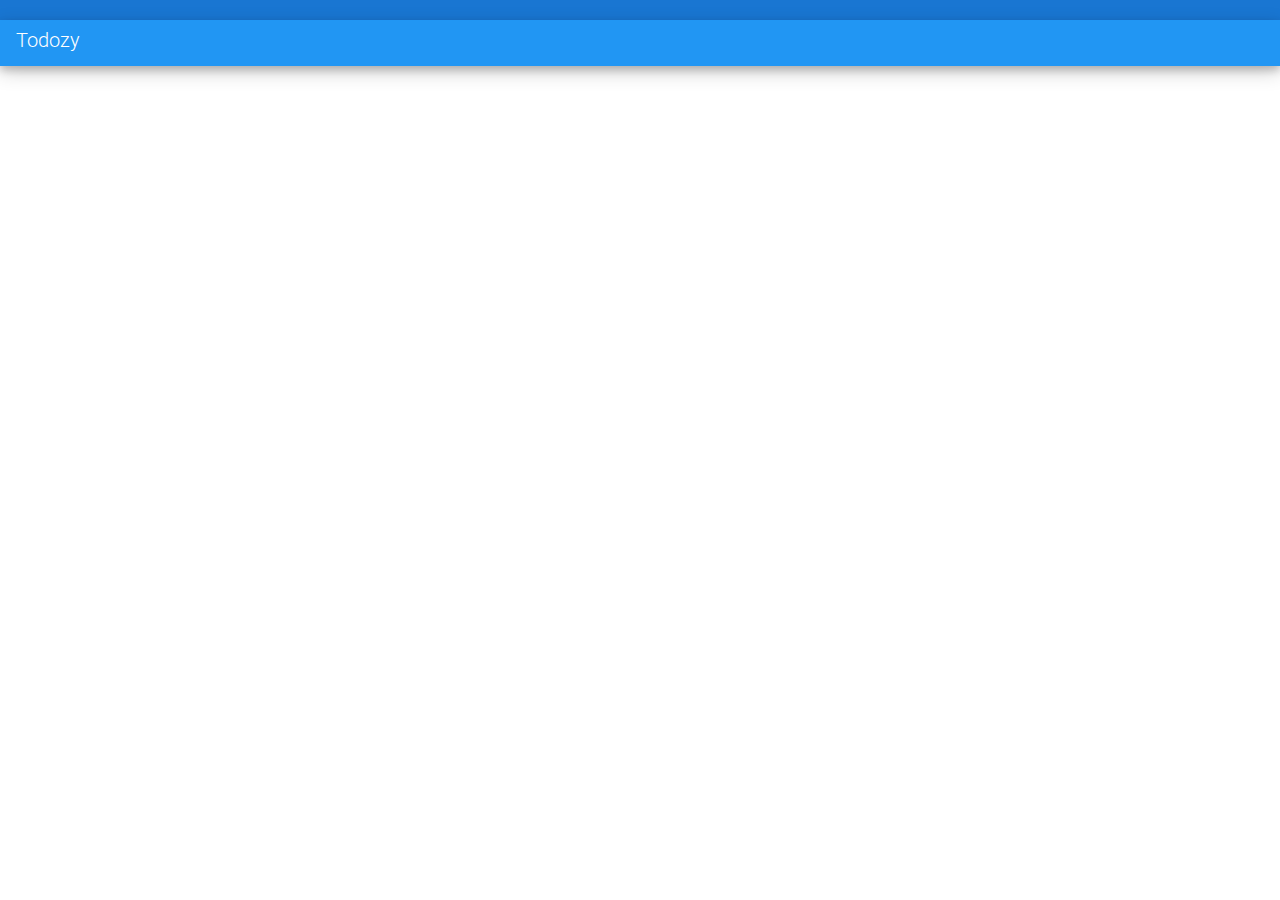
<file: designs/2018/2018-08-08 web-todozy-appbar/index.html>
<!DOCTYPE html>
<html>

<head>
    <meta charset="utf-8" />
    <meta http-equiv="X-UA-Compatible" content="IE=edge">
    <title>Todozy</title>
    <meta name="viewport" content="width=device-width, initial-scale=1">
    <link rel="stylesheet" type="text/css" media="screen" href="index.css" />
</head>

<body>

    <header class="appbar">
        <div class="statusbar"></div>
        <div class="toolbar">
            <h1 class="title">Todozy</h1>
        </div>
    </header>

</body>

</html>
</file>
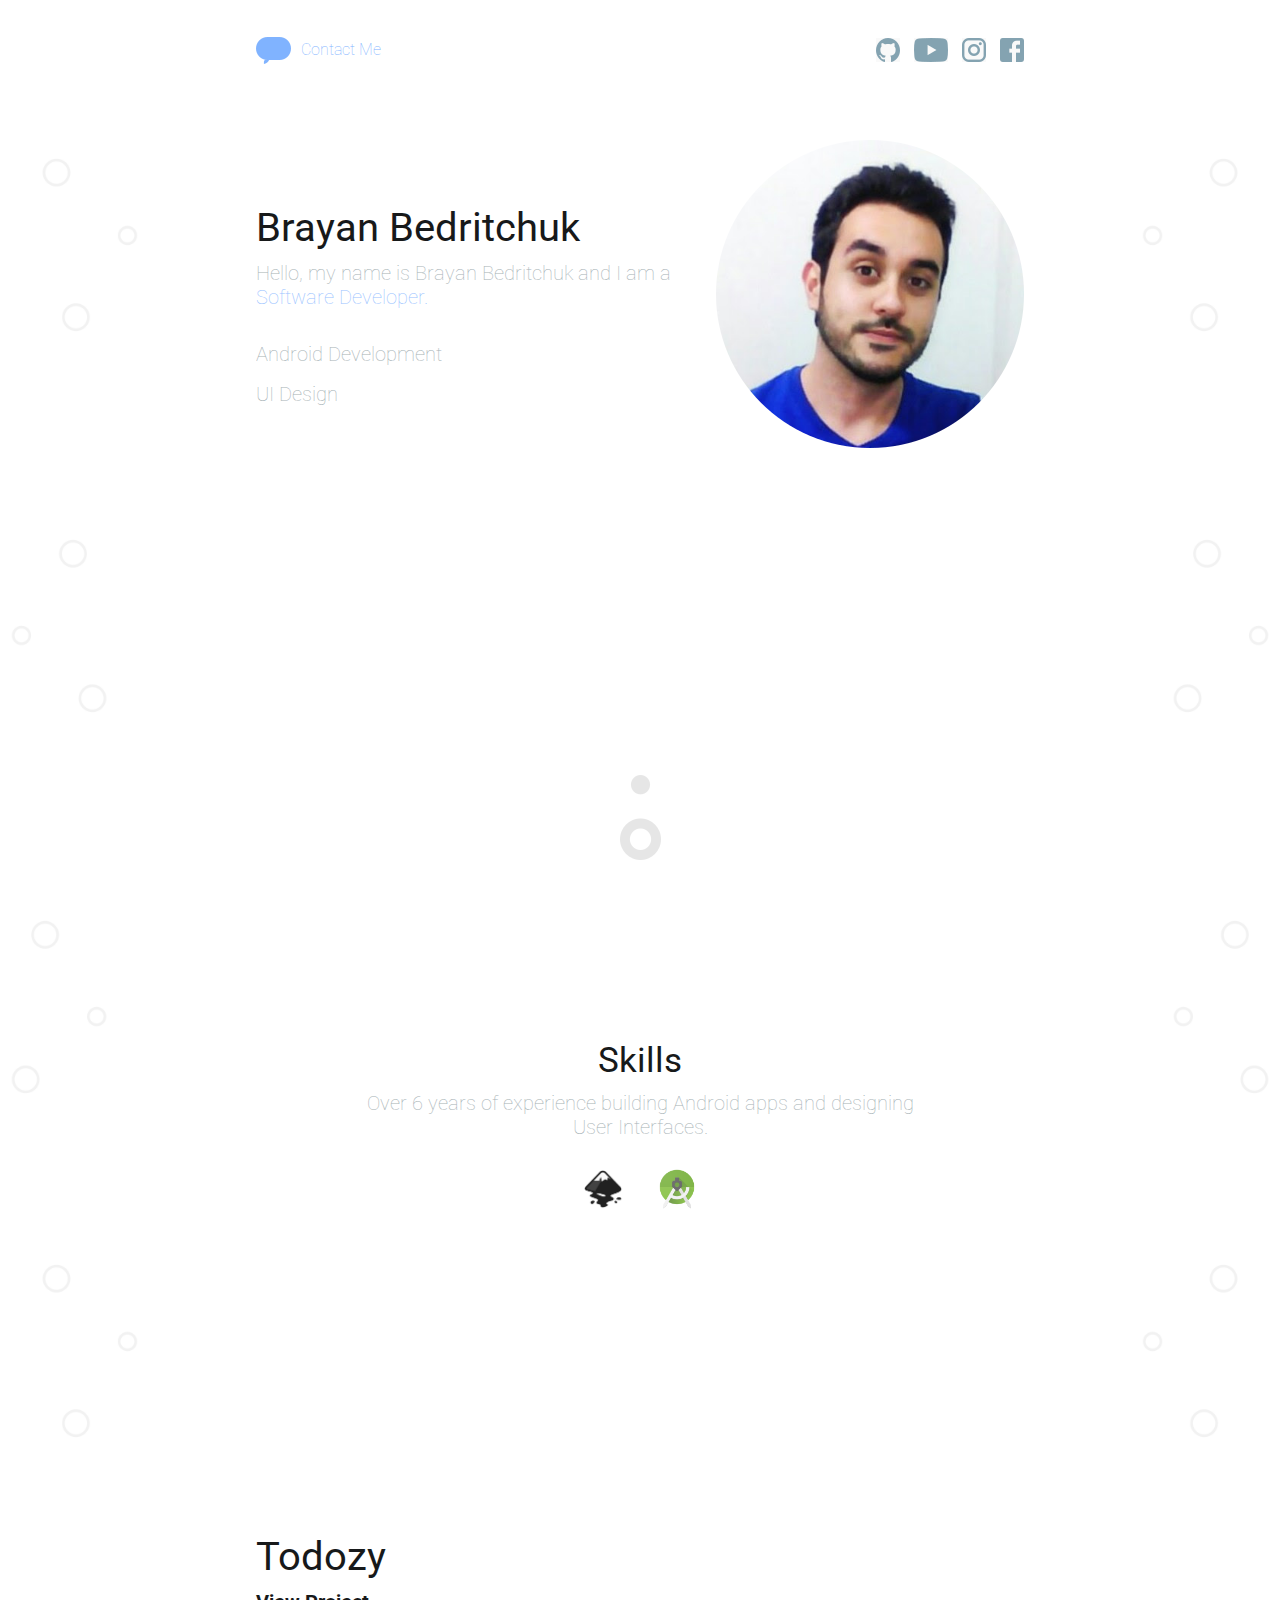
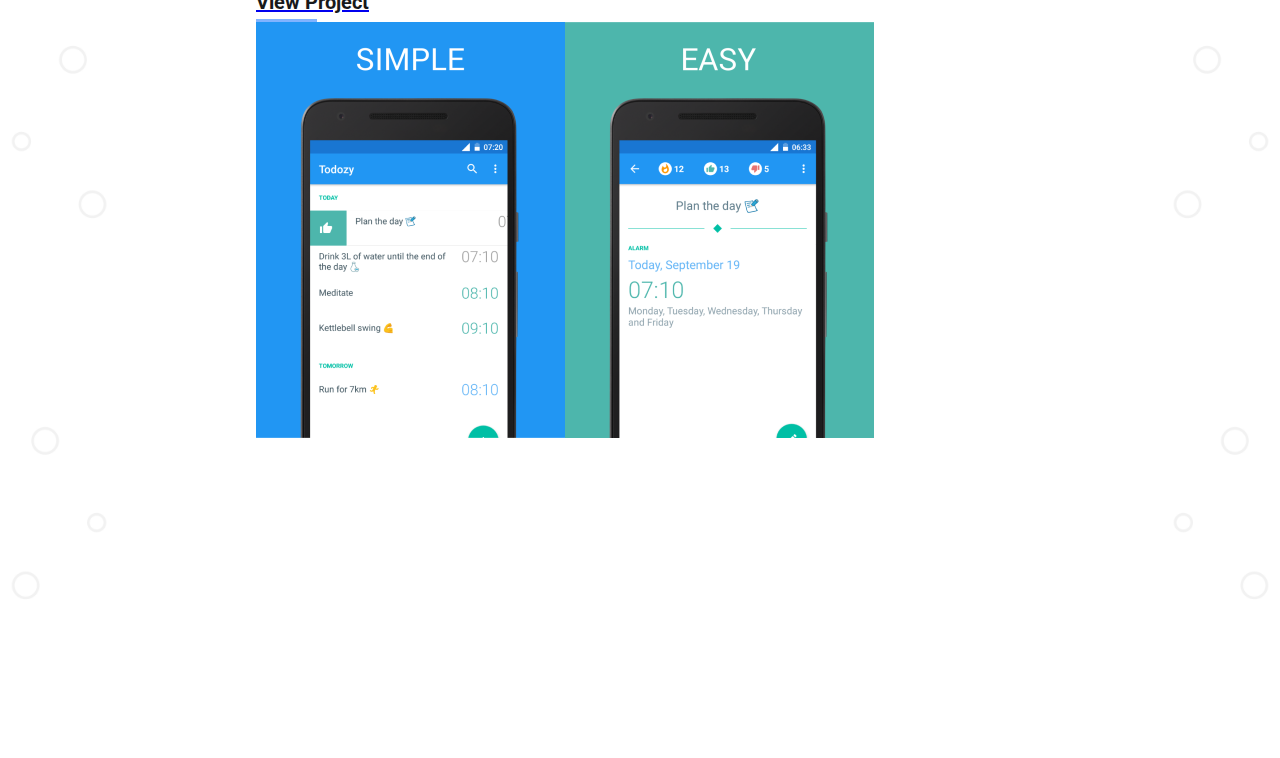
<file: tutorials/caler-edwards/2018-07-30 web-portfolio/index.html>
<html lang="en">
<head>
    <meta charset="UTF-8">
    <meta name="viewport" content="width=device-width, initial-scale=1.0">
    <meta http-equiv="X-UA-Compatible" content="ie=edge">
    <title>Portfolio</title>
    <link rel="stylesheet" href="main.css">
</head>
<body>
    <nav>
        <div class="contactMe">
            <a href="#"><img src="images/chat-blue.png" alt="chat logo">Contact Me</a>
        </div>
        <div class="navIcons">
            <a href="#"><img src="images/github-blue-grey.png" alt="github logo"></a>
            <a href="#"><img src="images/youtube-blue-grey.png" alt="youtube logo"></a>
            <a href="#"><img src="images/instagram-blue-grey.png" alt="instagram logo"></a>
            <a href="#"><img src="images/facebook-blue-grey.png" alt="facebook logo"></a>
        </div>
    </nav>

    <section class="landing">
        <div class="landingWrapper">

            <div class="landingLeft">
                <h1>Brayan Bedritchuk</h1>
                <p>Hello, my name is Brayan Bedritchuk and I am a <span class="blue">Software Developer.</span></p>
                <ul>
                    <li><p>Android Development</p></li>
                    <li><p>UI Design</p></li>
                </ul>
            </div>

            <div class="landingRight">
                <img src="images/face-image.png" alt="Brayan Bedritchuk">
            </div>
        </div>
        <img src="images/scroll.png" alt="scroll down" class="scroll">
    </section>

    <section class="skills">
        <h2>Skills</h2>
        <p>Over 6 years of experience building Android apps and designing<br> User Interfaces.</p>

        <div class="softwares">
            <img src="images/inkscape.png" alt="inkscape icon">
            <img src="images/android-studio.png" alt="andorid studio icon">
        </div>
    </section>

    <section class="work clearfix">
        <div class="workText">
            <h1>Todozy</h1>
            <a href="https://play.google.com/store/apps/details?id=br.com.sailboat.todozy&hl=en"><h5>View Project</h5></a>
            <div class="underline"></div>
        </div>
        <img src="images/project-todozy.png" alt="project Todozy image">
    </section>

</body>
</html>
</file>
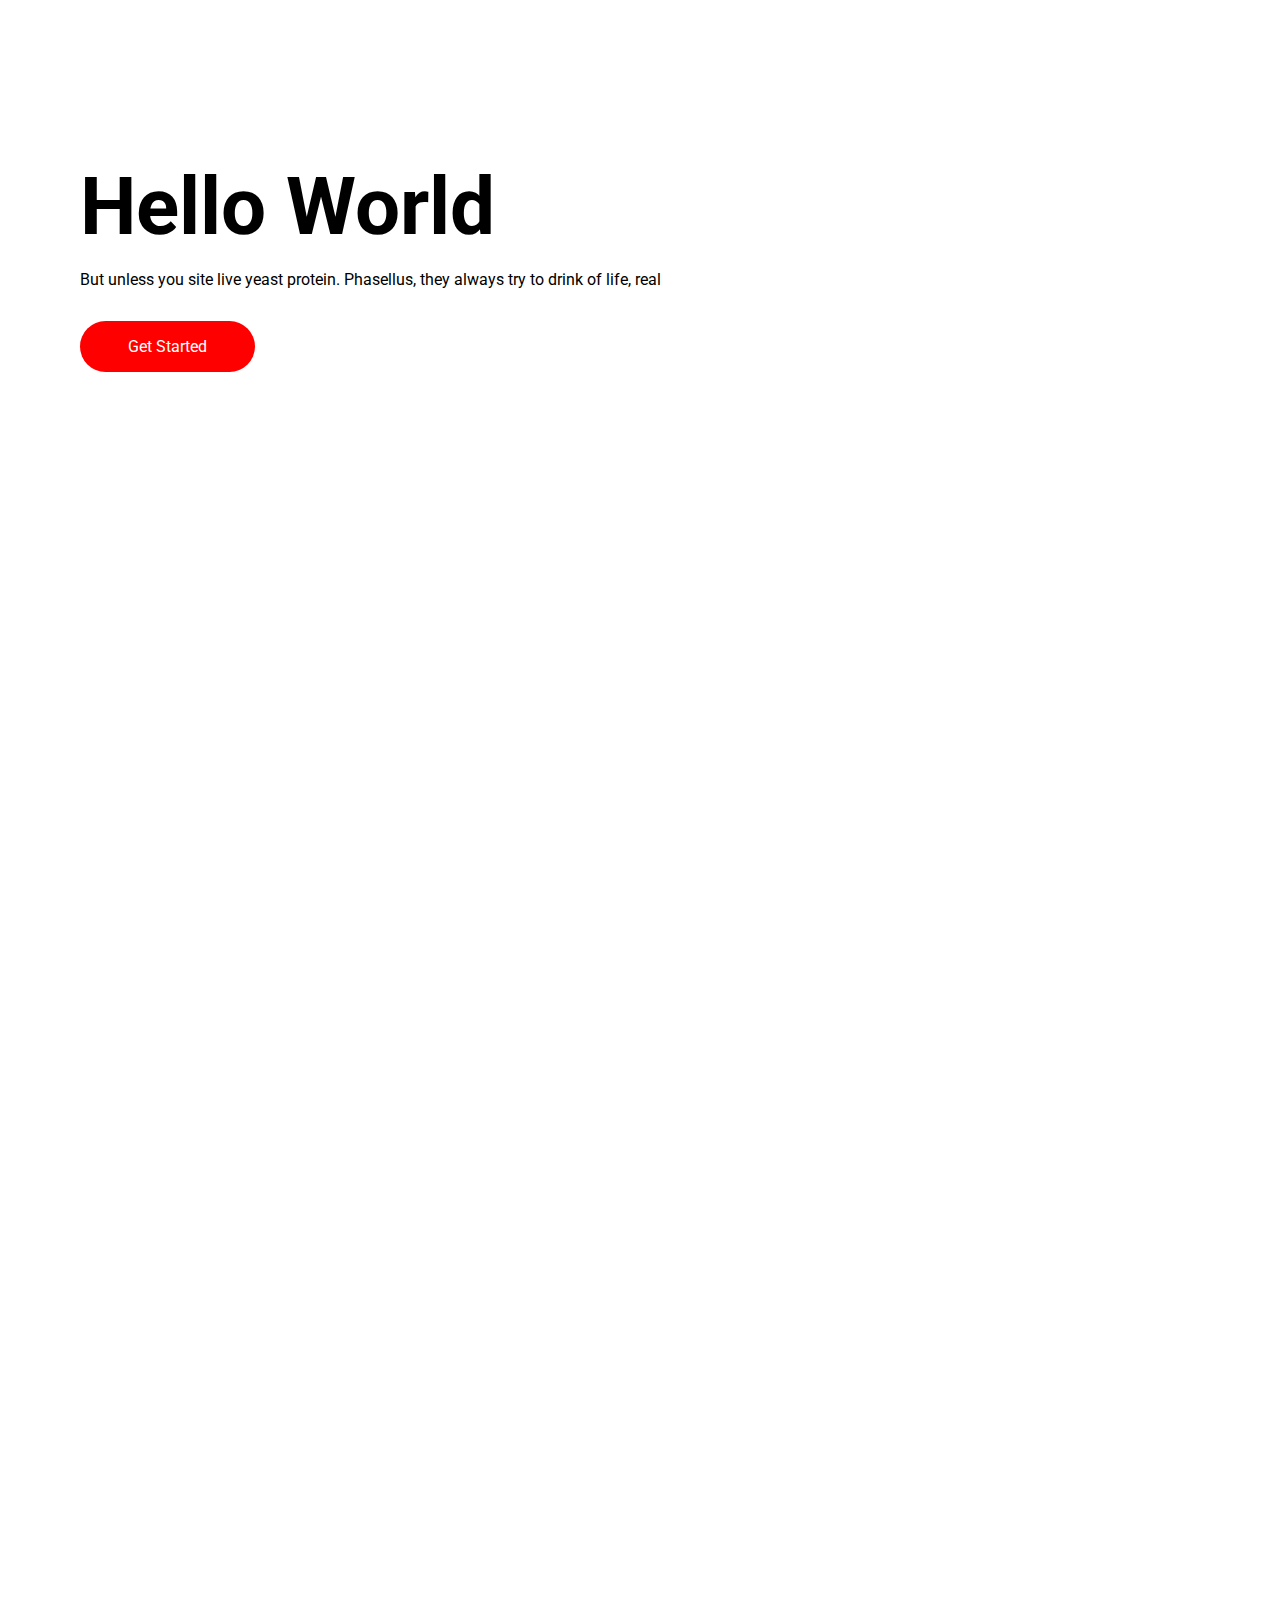
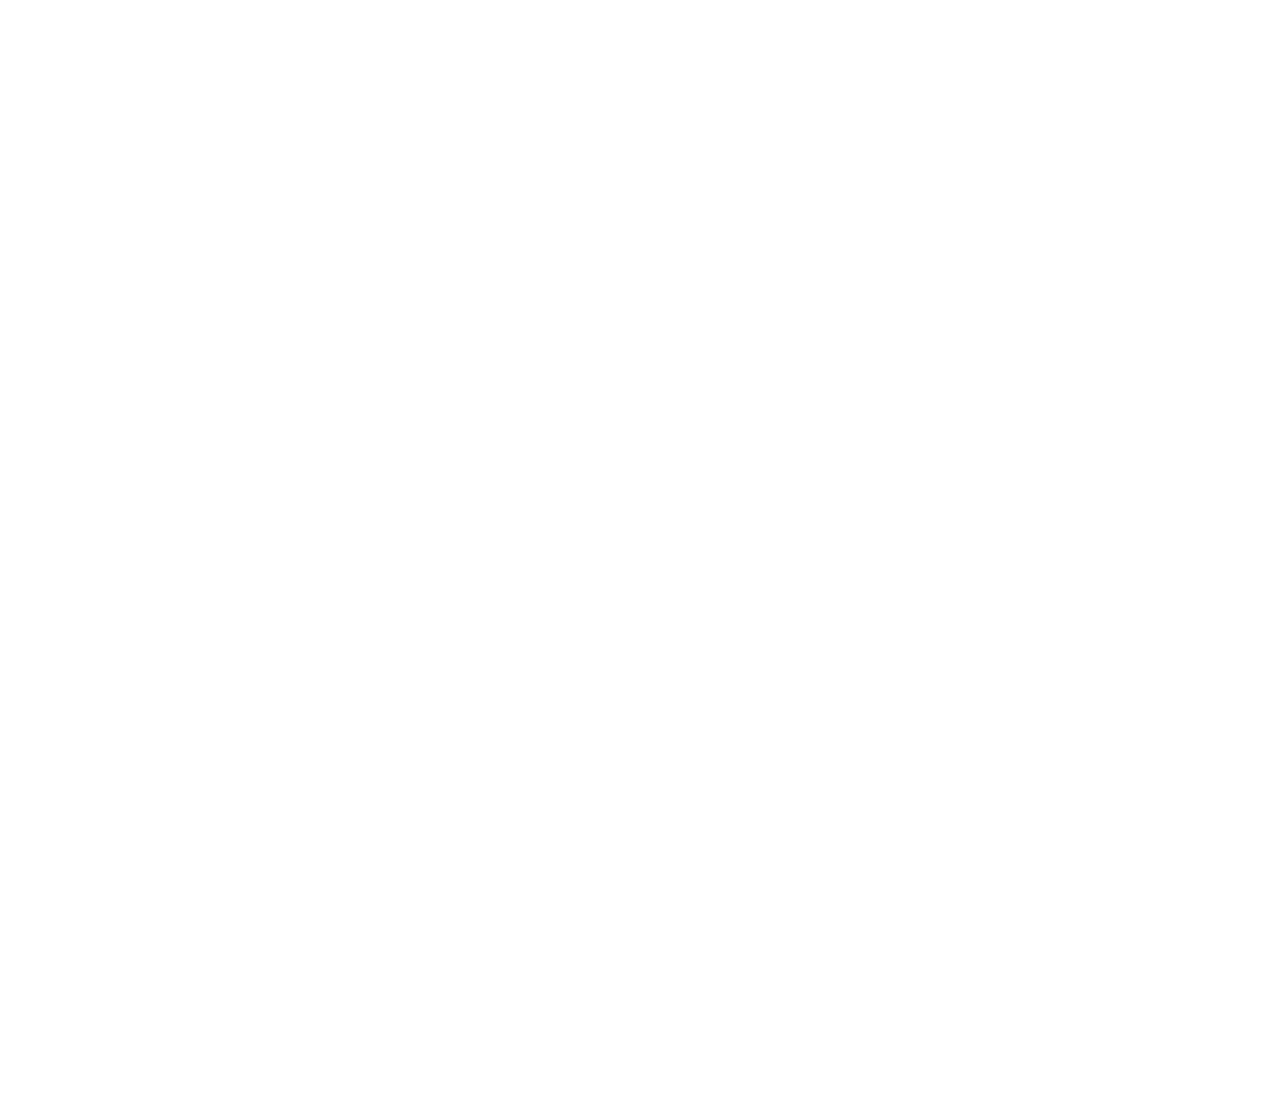
<file: tutorials/caler-edwards/2018-08-06 web-animate.css/index.html>
<!DOCTYPE html>
<html>
<head>
    <meta charset="utf-8" />
    <meta http-equiv="X-UA-Compatible" content="IE=edge">
    <title>Animate</title>
    <meta name="viewport" content="width=device-width, initial-scale=1">
    <link rel="stylesheet" type="text/css" href="main.css" />
    <link rel="stylesheet" type="text/css" href="animate.css" />
</head>
<body>

    <div class="landing">
        <div class="landingGroup animated slideInLeft">
            <h1>Hello World</h1>
            <p>But unless you site live yeast protein. Phasellus, they always try to drink of life, real</p>
            <a href="#" class="button">Get Started</a>
        </div>
    </div>

    <div class="scroll">
        <h1 class="wow slideInLeft">Hello World</h1>
    </div>

    <script src="https://code.jquery.com/jquery-3.3.1.min.js"></script>
    <script src="js/full.js"></script>
    <script src="js/wow.min.js"></script>

    <script>
        new WOW().init();
    </script>
</body>
</html>
</file>
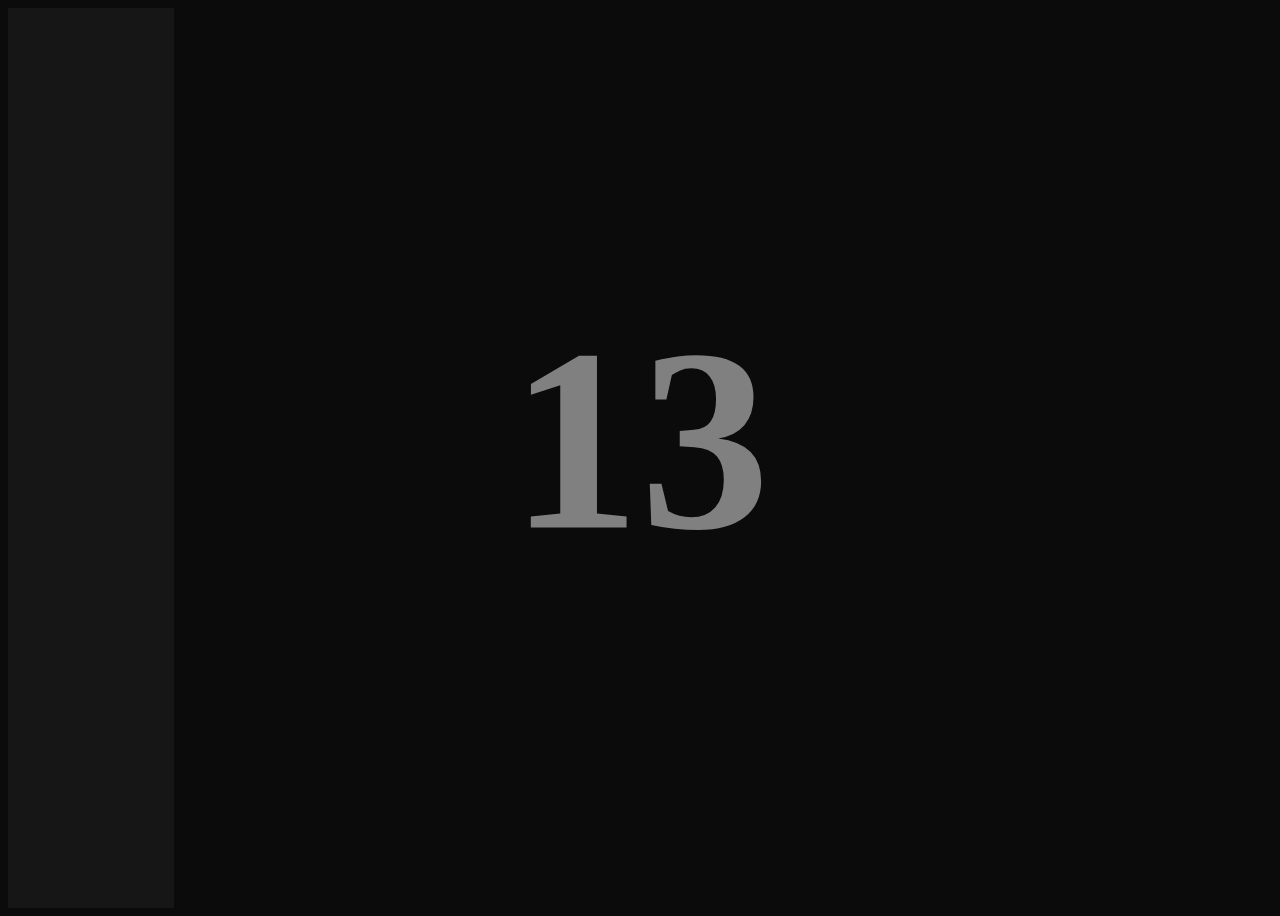
<file: tutorials/codegrid/2018-07-18 Full Screen Pre-Loader Using JQuery/index.html>
<!DOCTYPE html>
<html>
<head>
    <meta charset="utf-8" />
    <meta http-equiv="X-UA-Compatible" content="IE=edge">
    <title>JQuery Preloader</title>
    <meta name="viewport" content="width=device-width, initial-scale=1">
    <link rel="stylesheet" href="master.css" />
    <script src="https://code.jquery.com/jquery-3.3.1.js"></script>
</head>
<body>
    <div class="loading-page">
        <div class="counter">
            <h1>0</h1>
        </div>
    </div>

    <script>
        $(document).ready(function(){
            var counter = 0;
            var c = 0;
            var i = setInterval(function () {

               $(".loading-page .counter h1").html(c);
               $(".loading-page").css("width", c + "%");

               counter++;
               c++;

               if (counter > 100) {
                   clearInterval(i);
               }
            }, 50);
        });
    </script>
</body>
</html>
</file>
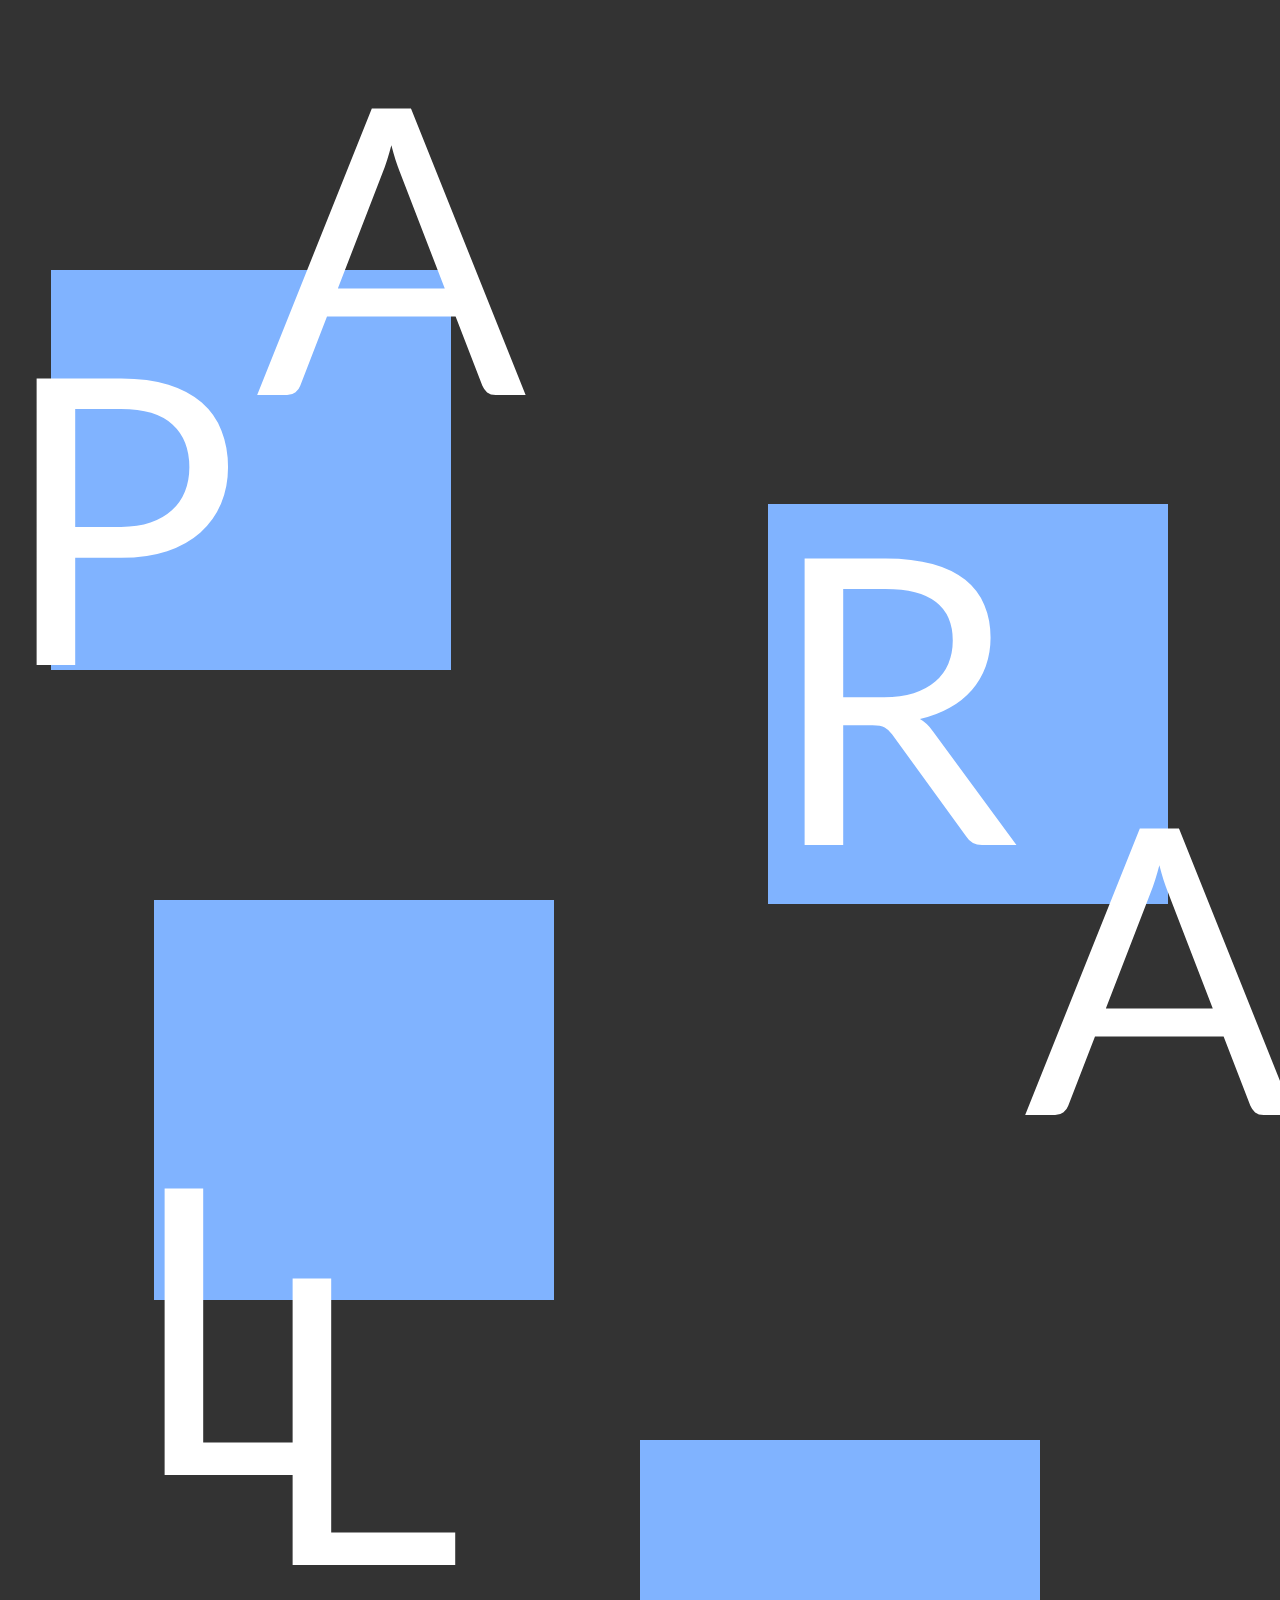
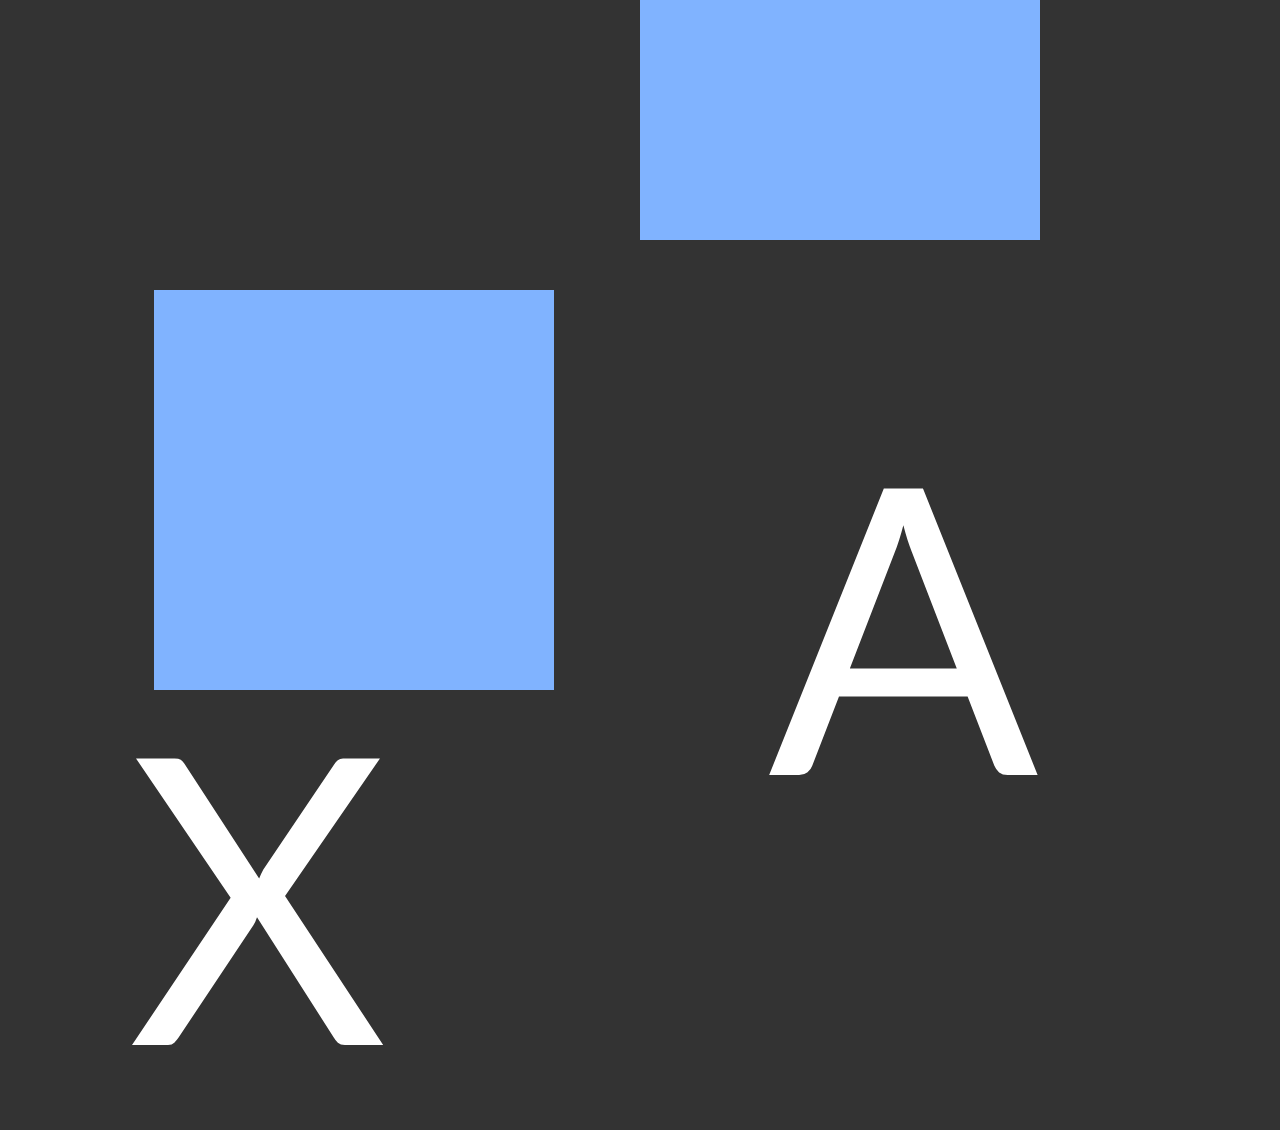
<file: tutorials/codegrid/2018-08-03 web-parallax-effect/index.html>
<!DOCTYPE html>
<html>

<head>
    <meta charset="utf-8" />
    <meta http-equiv="X-UA-Compatible" content="IE=edge">
    <title>Parallax Effect</title>
    <meta name="viewport" content="width=device-width, initial-scale=1">
    <link rel="stylesheet" type="text/css" media="screen" href="main.css" />
    <script src="rellax.js"></script>
</head>

<body>
    <div class="boxes">
        <div class="box1"></div>
        <div class="box2"></div>
        <div class="box3"></div>
        <div class="box4"></div>
        <div class="box5"></div>
    </div>

    <div class="letters">
        <div class="letter1 rellax" data-rellax-speed="8">P</div>
        <div class="letter2 rellax" data-rellax-speed="1">A</div>
        <div class="letter3 rellax" data-rellax-speed="6">R</div>
        <div class="letter4 rellax" data-rellax-speed="8">A</div>
        <div class="letter5 rellax" data-rellax-speed="10">L</div>
        <div class="letter6 rellax" data-rellax-speed="4">L</div>
        <div class="letter7 rellax" data-rellax-speed="6">A</div>
        <div class="letter8 rellax" data-rellax-speed="6">X</div>
    </div>

    <script>
        new Rellax('.rellax');
    </script>
</body>

</html>
</file>
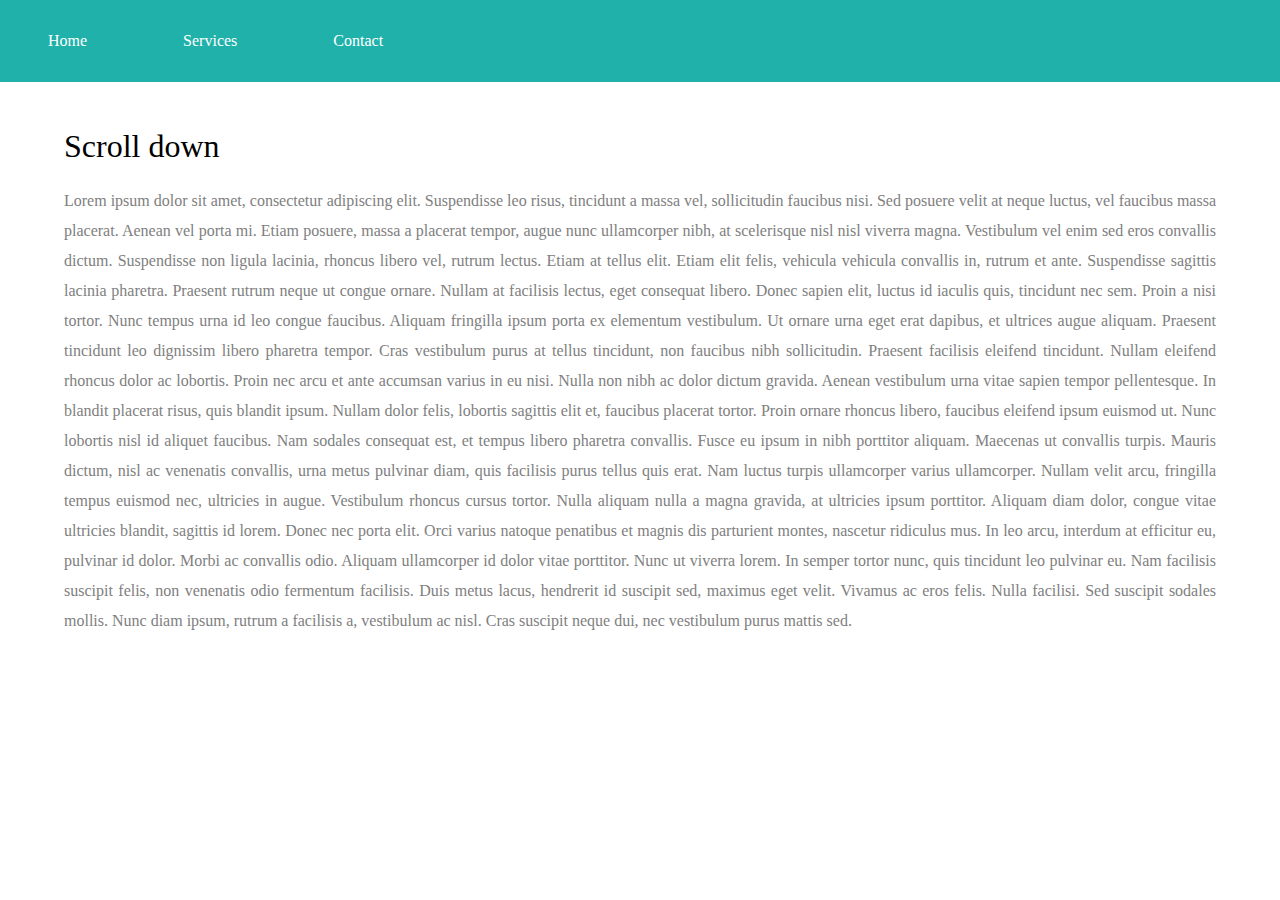
<file: tutorials/codegrid/2018-08-06 web-hide-menu-on-scroll/index.html>
<!DOCTYPE html>
<html>
<head>
    <meta charset="utf-8" />
    <meta http-equiv="X-UA-Compatible" content="IE=edge">
    <title>Hide Menu On Scroll</title>
    <meta name="viewport" content="width=device-width, initial-scale=1">
    <link rel="stylesheet" type="text/css" media="screen" href="main.css" />
</head>
<body>

    <div class="container">

        <div class="navbar">
            <a href="#">Home</a>
            <a href="#">Services</a>
            <a href="#">Contact</a>
        </div>

        <div class="content">
            <h1>Scroll down</h1>
            <p>Lorem ipsum dolor sit amet, consectetur adipiscing elit. Suspendisse leo risus, tincidunt a massa vel, sollicitudin faucibus nisi. Sed posuere velit at neque luctus, vel faucibus massa placerat. Aenean vel porta mi. Etiam posuere, massa a placerat tempor, augue nunc ullamcorper nibh, at scelerisque nisl nisl viverra magna. Vestibulum vel enim sed eros convallis dictum. Suspendisse non ligula lacinia, rhoncus libero vel, rutrum lectus. Etiam at tellus elit.

                    Etiam elit felis, vehicula vehicula convallis in, rutrum et ante. Suspendisse sagittis lacinia pharetra. Praesent rutrum neque ut congue ornare. Nullam at facilisis lectus, eget consequat libero. Donec sapien elit, luctus id iaculis quis, tincidunt nec sem. Proin a nisi tortor. Nunc tempus urna id leo congue faucibus. Aliquam fringilla ipsum porta ex elementum vestibulum. Ut ornare urna eget erat dapibus, et ultrices augue aliquam. Praesent tincidunt leo dignissim libero pharetra tempor. Cras vestibulum purus at tellus tincidunt, non faucibus nibh sollicitudin. Praesent facilisis eleifend tincidunt. Nullam eleifend rhoncus dolor ac lobortis. Proin nec arcu et ante accumsan varius in eu nisi.
                    
                    Nulla non nibh ac dolor dictum gravida. Aenean vestibulum urna vitae sapien tempor pellentesque. In blandit placerat risus, quis blandit ipsum. Nullam dolor felis, lobortis sagittis elit et, faucibus placerat tortor. Proin ornare rhoncus libero, faucibus eleifend ipsum euismod ut. Nunc lobortis nisl id aliquet faucibus. Nam sodales consequat est, et tempus libero pharetra convallis. Fusce eu ipsum in nibh porttitor aliquam. Maecenas ut convallis turpis.
                    
                    Mauris dictum, nisl ac venenatis convallis, urna metus pulvinar diam, quis facilisis purus tellus quis erat. Nam luctus turpis ullamcorper varius ullamcorper. Nullam velit arcu, fringilla tempus euismod nec, ultricies in augue. Vestibulum rhoncus cursus tortor. Nulla aliquam nulla a magna gravida, at ultricies ipsum porttitor. Aliquam diam dolor, congue vitae ultricies blandit, sagittis id lorem. Donec nec porta elit. Orci varius natoque penatibus et magnis dis parturient montes, nascetur ridiculus mus. In leo arcu, interdum at efficitur eu, pulvinar id dolor. Morbi ac convallis odio.
                    
                    Aliquam ullamcorper id dolor vitae porttitor. Nunc ut viverra lorem. In semper tortor nunc, quis tincidunt leo pulvinar eu. Nam facilisis suscipit felis, non venenatis odio fermentum facilisis. Duis metus lacus, hendrerit id suscipit sed, maximus eget velit. Vivamus ac eros felis. Nulla facilisi. Sed suscipit sodales mollis. Nunc diam ipsum, rutrum a facilisis a, vestibulum ac nisl. Cras suscipit neque dui, nec vestibulum purus mattis sed.</p>
        </div>

    </div>

    <script src="main.js"></script>
    
</body>
</html>
</file>
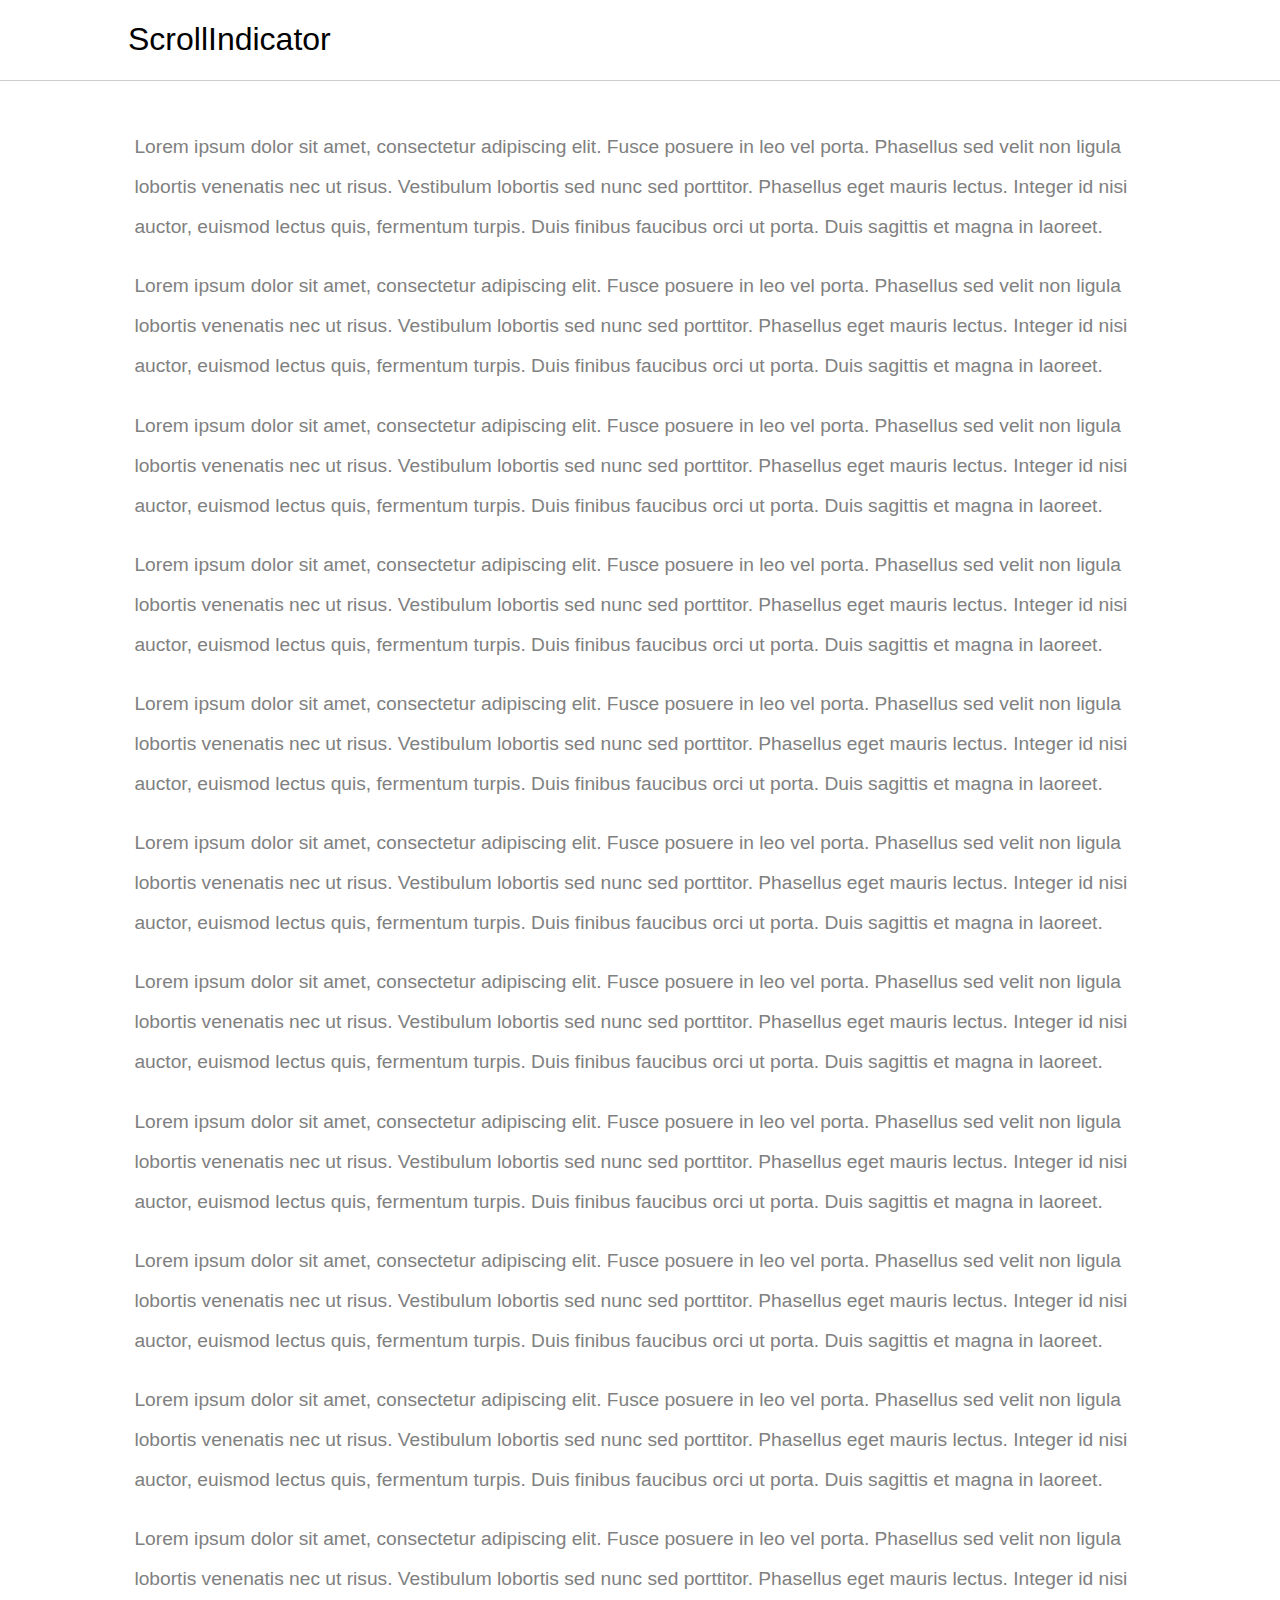
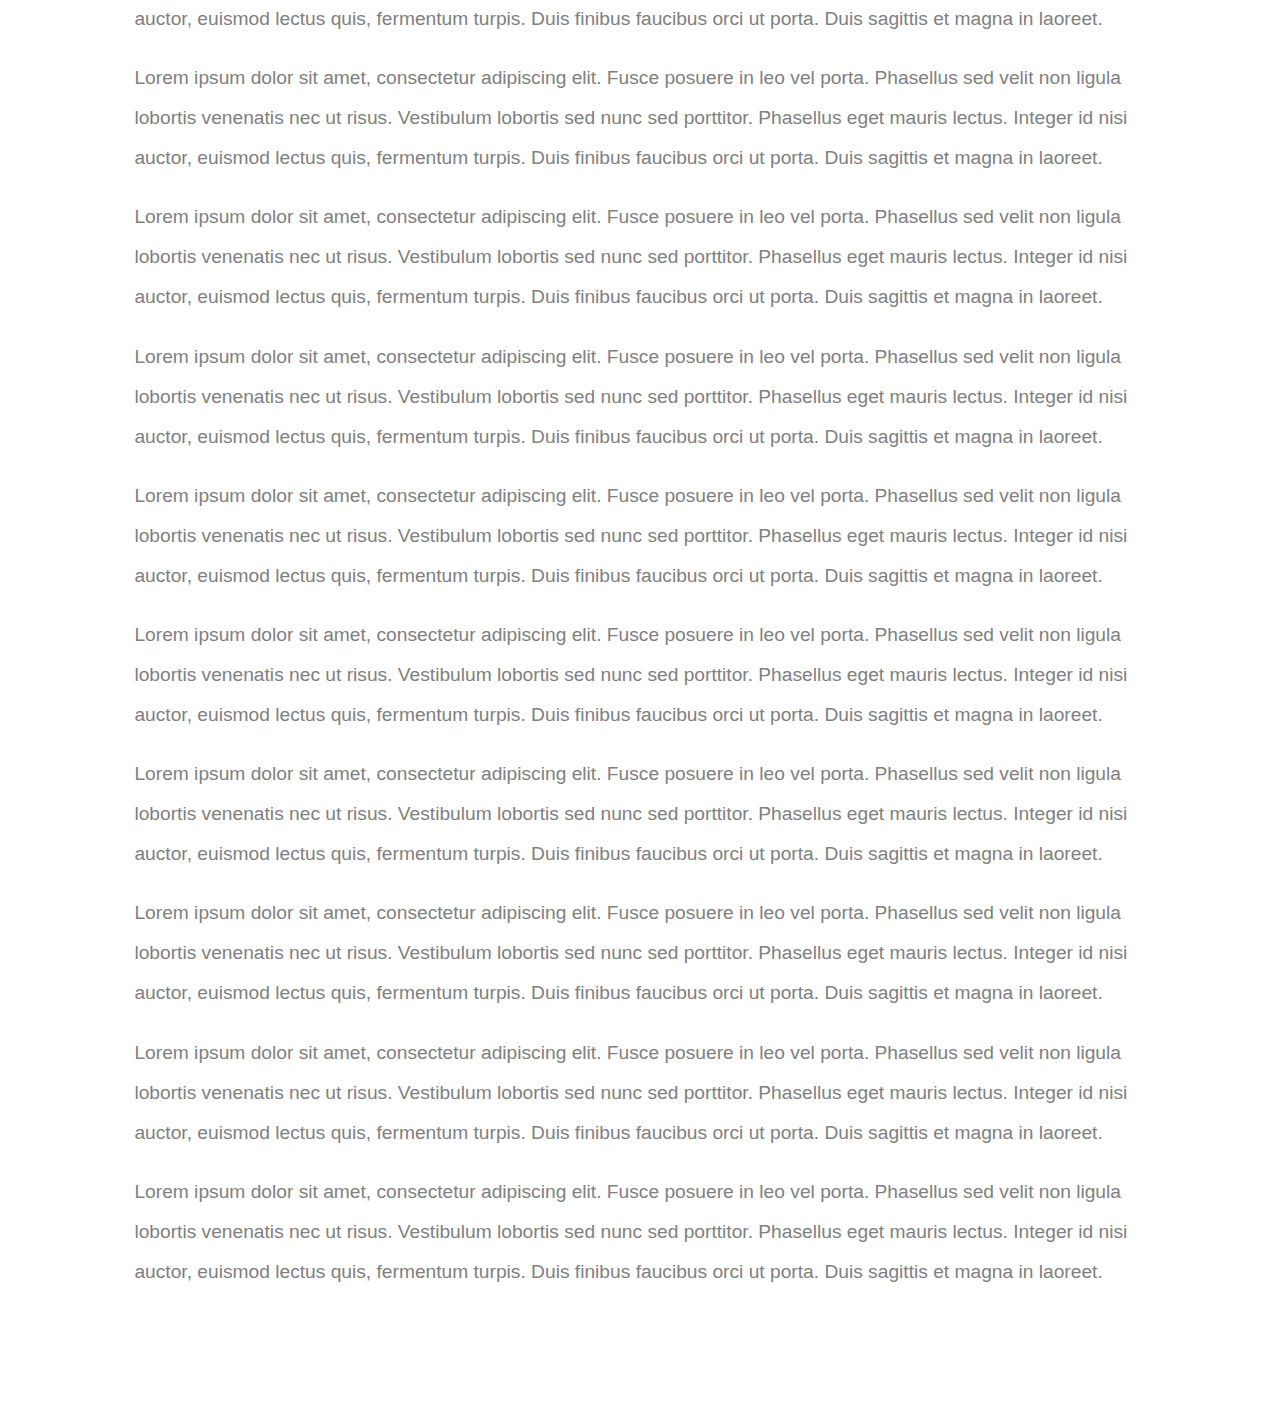
<file: tutorials/codegrid/2018-08-16 web-scroll-indicator/index.html>
<!DOCTYPE html>
<html>
<head>
    <meta charset="utf-8" />
    <meta http-equiv="X-UA-Compatible" content="IE=edge">
    <title>Scroll Indicator</title>
    <meta name="viewport" content="width=device-width, initial-scale=1">
    <link rel="stylesheet" type="text/css" media="screen" href="main.css" />
    <script src="https://code.jquery.com/jquery-3.3.1.js"></script>
<body>

    <header>
        <div class="header-proper">
            <h1 class="logo">ScrollIndicator</h1>
            <div class="scroll-line"></div>
        </div>
    </header>

    <div class="main">
        <div class="content">
            <p>Lorem ipsum dolor sit amet, consectetur adipiscing elit. Fusce posuere in leo vel porta. Phasellus sed velit non ligula lobortis venenatis nec ut risus. Vestibulum lobortis sed nunc sed porttitor. Phasellus eget mauris lectus. Integer id nisi auctor, euismod lectus quis, fermentum turpis. Duis finibus faucibus orci ut porta. Duis sagittis et magna in laoreet.</p>
            <p>Lorem ipsum dolor sit amet, consectetur adipiscing elit. Fusce posuere in leo vel porta. Phasellus sed velit non ligula lobortis venenatis nec ut risus. Vestibulum lobortis sed nunc sed porttitor. Phasellus eget mauris lectus. Integer id nisi auctor, euismod lectus quis, fermentum turpis. Duis finibus faucibus orci ut porta. Duis sagittis et magna in laoreet.</p>
            <p>Lorem ipsum dolor sit amet, consectetur adipiscing elit. Fusce posuere in leo vel porta. Phasellus sed velit non ligula lobortis venenatis nec ut risus. Vestibulum lobortis sed nunc sed porttitor. Phasellus eget mauris lectus. Integer id nisi auctor, euismod lectus quis, fermentum turpis. Duis finibus faucibus orci ut porta. Duis sagittis et magna in laoreet.</p>
            <p>Lorem ipsum dolor sit amet, consectetur adipiscing elit. Fusce posuere in leo vel porta. Phasellus sed velit non ligula lobortis venenatis nec ut risus. Vestibulum lobortis sed nunc sed porttitor. Phasellus eget mauris lectus. Integer id nisi auctor, euismod lectus quis, fermentum turpis. Duis finibus faucibus orci ut porta. Duis sagittis et magna in laoreet.</p>
            <p>Lorem ipsum dolor sit amet, consectetur adipiscing elit. Fusce posuere in leo vel porta. Phasellus sed velit non ligula lobortis venenatis nec ut risus. Vestibulum lobortis sed nunc sed porttitor. Phasellus eget mauris lectus. Integer id nisi auctor, euismod lectus quis, fermentum turpis. Duis finibus faucibus orci ut porta. Duis sagittis et magna in laoreet.</p>
            <p>Lorem ipsum dolor sit amet, consectetur adipiscing elit. Fusce posuere in leo vel porta. Phasellus sed velit non ligula lobortis venenatis nec ut risus. Vestibulum lobortis sed nunc sed porttitor. Phasellus eget mauris lectus. Integer id nisi auctor, euismod lectus quis, fermentum turpis. Duis finibus faucibus orci ut porta. Duis sagittis et magna in laoreet.</p>
            <p>Lorem ipsum dolor sit amet, consectetur adipiscing elit. Fusce posuere in leo vel porta. Phasellus sed velit non ligula lobortis venenatis nec ut risus. Vestibulum lobortis sed nunc sed porttitor. Phasellus eget mauris lectus. Integer id nisi auctor, euismod lectus quis, fermentum turpis. Duis finibus faucibus orci ut porta. Duis sagittis et magna in laoreet.</p>
            <p>Lorem ipsum dolor sit amet, consectetur adipiscing elit. Fusce posuere in leo vel porta. Phasellus sed velit non ligula lobortis venenatis nec ut risus. Vestibulum lobortis sed nunc sed porttitor. Phasellus eget mauris lectus. Integer id nisi auctor, euismod lectus quis, fermentum turpis. Duis finibus faucibus orci ut porta. Duis sagittis et magna in laoreet.</p>
            <p>Lorem ipsum dolor sit amet, consectetur adipiscing elit. Fusce posuere in leo vel porta. Phasellus sed velit non ligula lobortis venenatis nec ut risus. Vestibulum lobortis sed nunc sed porttitor. Phasellus eget mauris lectus. Integer id nisi auctor, euismod lectus quis, fermentum turpis. Duis finibus faucibus orci ut porta. Duis sagittis et magna in laoreet.</p>
            <p>Lorem ipsum dolor sit amet, consectetur adipiscing elit. Fusce posuere in leo vel porta. Phasellus sed velit non ligula lobortis venenatis nec ut risus. Vestibulum lobortis sed nunc sed porttitor. Phasellus eget mauris lectus. Integer id nisi auctor, euismod lectus quis, fermentum turpis. Duis finibus faucibus orci ut porta. Duis sagittis et magna in laoreet.</p>
            <p>Lorem ipsum dolor sit amet, consectetur adipiscing elit. Fusce posuere in leo vel porta. Phasellus sed velit non ligula lobortis venenatis nec ut risus. Vestibulum lobortis sed nunc sed porttitor. Phasellus eget mauris lectus. Integer id nisi auctor, euismod lectus quis, fermentum turpis. Duis finibus faucibus orci ut porta. Duis sagittis et magna in laoreet.</p>
            <p>Lorem ipsum dolor sit amet, consectetur adipiscing elit. Fusce posuere in leo vel porta. Phasellus sed velit non ligula lobortis venenatis nec ut risus. Vestibulum lobortis sed nunc sed porttitor. Phasellus eget mauris lectus. Integer id nisi auctor, euismod lectus quis, fermentum turpis. Duis finibus faucibus orci ut porta. Duis sagittis et magna in laoreet.</p>
            <p>Lorem ipsum dolor sit amet, consectetur adipiscing elit. Fusce posuere in leo vel porta. Phasellus sed velit non ligula lobortis venenatis nec ut risus. Vestibulum lobortis sed nunc sed porttitor. Phasellus eget mauris lectus. Integer id nisi auctor, euismod lectus quis, fermentum turpis. Duis finibus faucibus orci ut porta. Duis sagittis et magna in laoreet.</p>
            <p>Lorem ipsum dolor sit amet, consectetur adipiscing elit. Fusce posuere in leo vel porta. Phasellus sed velit non ligula lobortis venenatis nec ut risus. Vestibulum lobortis sed nunc sed porttitor. Phasellus eget mauris lectus. Integer id nisi auctor, euismod lectus quis, fermentum turpis. Duis finibus faucibus orci ut porta. Duis sagittis et magna in laoreet.</p>
            <p>Lorem ipsum dolor sit amet, consectetur adipiscing elit. Fusce posuere in leo vel porta. Phasellus sed velit non ligula lobortis venenatis nec ut risus. Vestibulum lobortis sed nunc sed porttitor. Phasellus eget mauris lectus. Integer id nisi auctor, euismod lectus quis, fermentum turpis. Duis finibus faucibus orci ut porta. Duis sagittis et magna in laoreet.</p>
            <p>Lorem ipsum dolor sit amet, consectetur adipiscing elit. Fusce posuere in leo vel porta. Phasellus sed velit non ligula lobortis venenatis nec ut risus. Vestibulum lobortis sed nunc sed porttitor. Phasellus eget mauris lectus. Integer id nisi auctor, euismod lectus quis, fermentum turpis. Duis finibus faucibus orci ut porta. Duis sagittis et magna in laoreet.</p>
            <p>Lorem ipsum dolor sit amet, consectetur adipiscing elit. Fusce posuere in leo vel porta. Phasellus sed velit non ligula lobortis venenatis nec ut risus. Vestibulum lobortis sed nunc sed porttitor. Phasellus eget mauris lectus. Integer id nisi auctor, euismod lectus quis, fermentum turpis. Duis finibus faucibus orci ut porta. Duis sagittis et magna in laoreet.</p>
            <p>Lorem ipsum dolor sit amet, consectetur adipiscing elit. Fusce posuere in leo vel porta. Phasellus sed velit non ligula lobortis venenatis nec ut risus. Vestibulum lobortis sed nunc sed porttitor. Phasellus eget mauris lectus. Integer id nisi auctor, euismod lectus quis, fermentum turpis. Duis finibus faucibus orci ut porta. Duis sagittis et magna in laoreet.</p>
            <p>Lorem ipsum dolor sit amet, consectetur adipiscing elit. Fusce posuere in leo vel porta. Phasellus sed velit non ligula lobortis venenatis nec ut risus. Vestibulum lobortis sed nunc sed porttitor. Phasellus eget mauris lectus. Integer id nisi auctor, euismod lectus quis, fermentum turpis. Duis finibus faucibus orci ut porta. Duis sagittis et magna in laoreet.</p>
            <p>Lorem ipsum dolor sit amet, consectetur adipiscing elit. Fusce posuere in leo vel porta. Phasellus sed velit non ligula lobortis venenatis nec ut risus. Vestibulum lobortis sed nunc sed porttitor. Phasellus eget mauris lectus. Integer id nisi auctor, euismod lectus quis, fermentum turpis. Duis finibus faucibus orci ut porta. Duis sagittis et magna in laoreet.</p>
        </div>
    </div>
    
    <script src="main.js"></script>
</body>
</html>
</file>
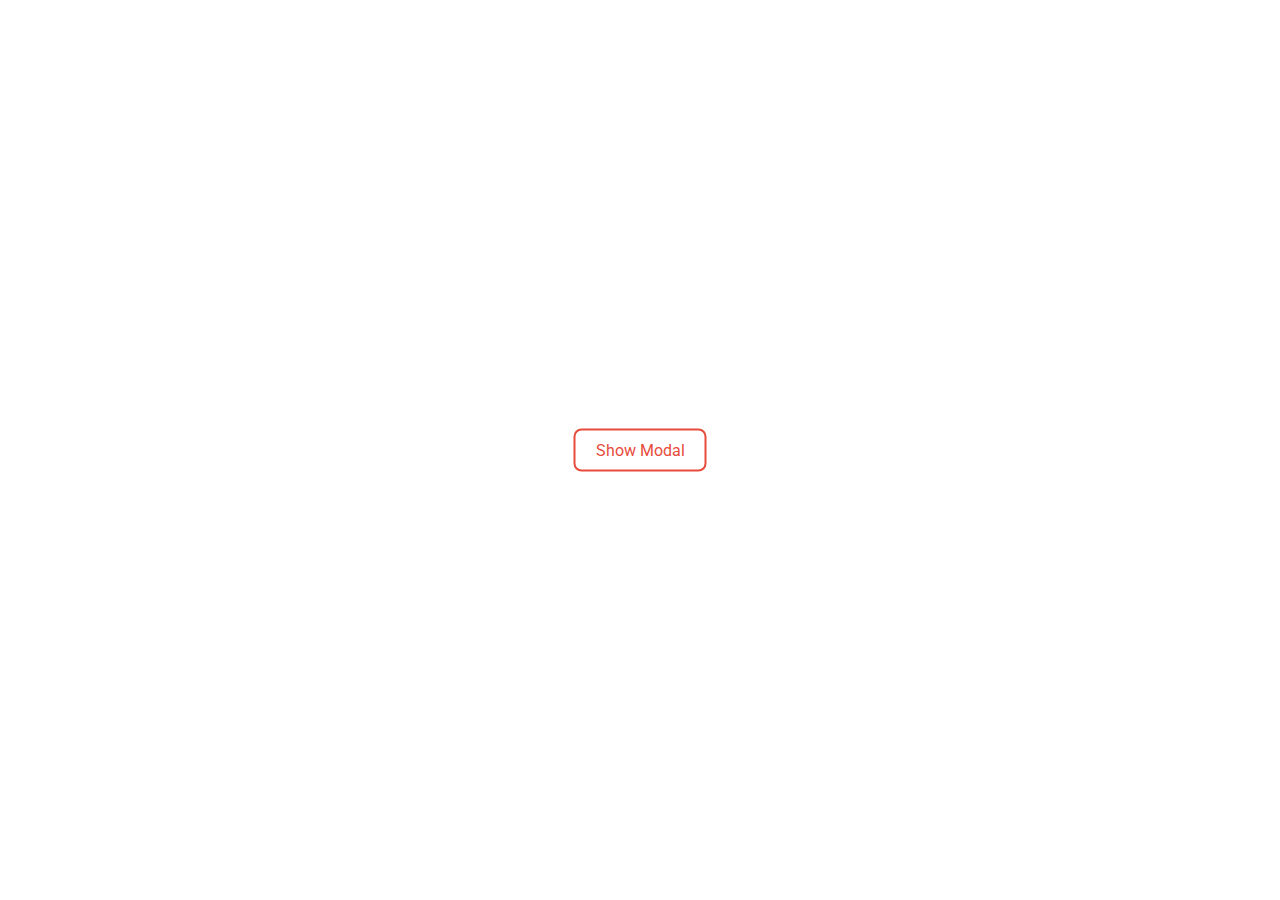
<file: tutorials/darkcode/2018-08-06 web-awesome-modal/index.html>
<!DOCTYPE html>
<html>
<head>
    <meta charset="utf-8" />
    <meta http-equiv="X-UA-Compatible" content="IE=edge">
    <title>Awesome Modal</title>
    <meta name="viewport" content="width=device-width, initial-scale=1">
    <link rel="stylesheet" type="text/css" media="screen" href="css/main.css" />
    <link rel="stylesheet" href="https://use.fontawesome.com/releases/v5.2.0/css/all.css">
</head>
<body>

    <div class="modal">
        <img src="images/brayan.png" alt="brayan">
        <div class="content">
            <h1>Brayan Bedritchuk</h1>
            <p>Brayan is a Software Developer from Brazil.</p>
            <a href="#">Read More</a>
        </div>
        <div class="hide fas fa-times"></div>
    </div>

    <a class="button" href="#">Show Modal</a>

    <script src="js/main.js"></script>
    
</body>
</html>
</file>
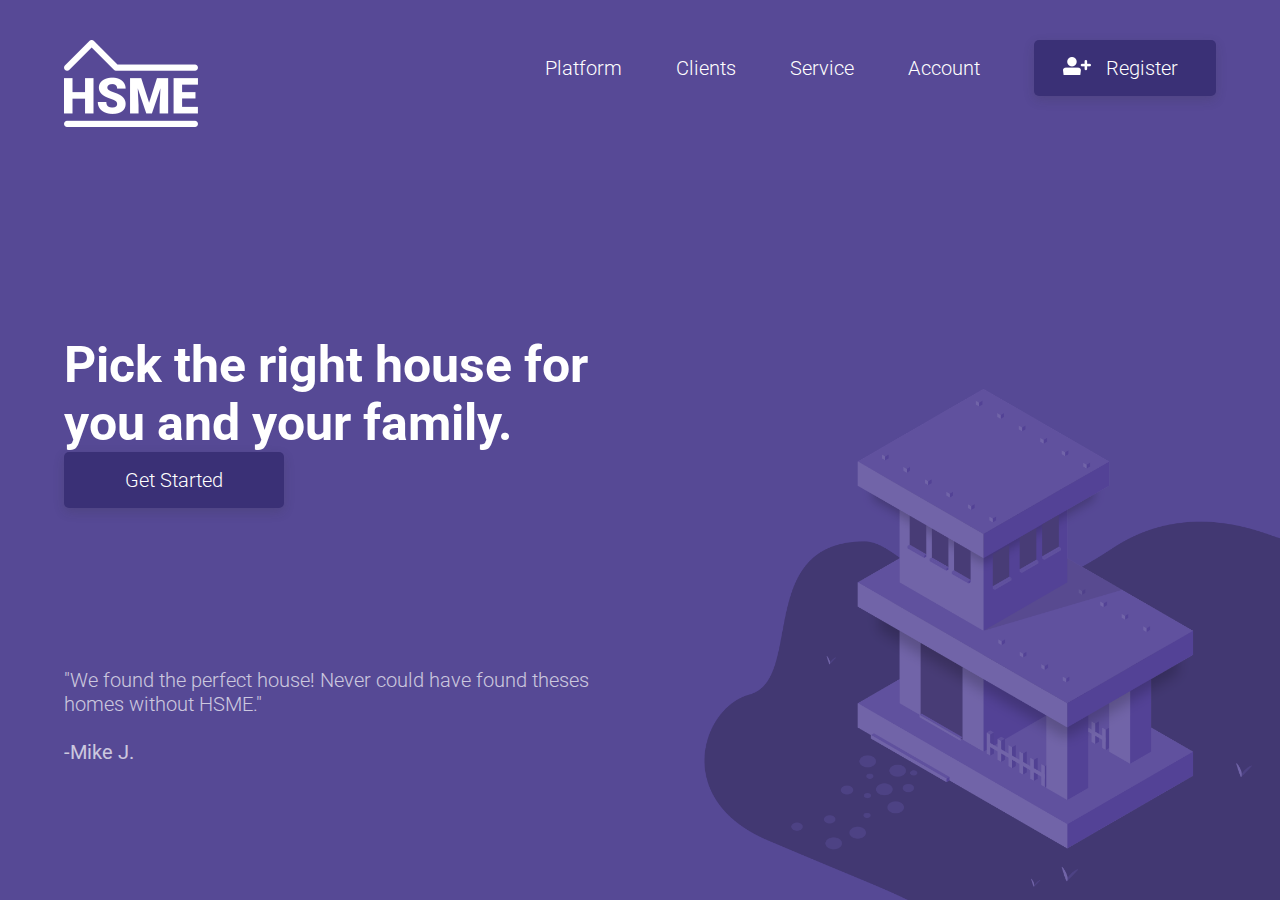
<file: tutorials/caler-edwards/2018-07-14 How to Design and Code a Responsive Isometric Illustration Website/code/index.html>
<html lang="en">

<head>
    <meta charset="UTF-8">
    <meta name="viewport" content="width=device-width, initial-scale=1.0">
    <meta http-equiv="X-UA-Compatible" content="ie=edge">
    <title>HSME</title>
    <link rel="stylesheet" href="main.css">
    <link rel="stylesheet" href="https://fonts.googleapis.com/css?family=Roboto">
</head>

<body>
    <div id="overlay" class="close">
        <a href="#" id="close">&#215;</a>
        <a href="#">Platform</a>
        <a href="#">Clients</a>
        <a href="#">Service</a>
        <a href="#">Account</a>
        <a href="#">Register</a>
    </div>
    <div class="wrapper">
        <nav>
            <a href="#" class="logo">
                <img src="images/logo_white.png" alt="HSME white logo">
            </a>
            <div class="desktop">
                <a href="#">Platform</a>
                <a href="#">Clients</a>
                <a href="#">Service</a>
                <a href="#">Account</a>
                <a href="#" class="btnSmall">
                    <img src="images/user_plus_solid.png" alt="user icon">
                    <p>Register</p>
                </a>
            </div>

            <div class="mobile">
                <a href="#" id="open">&#9776;</a>
            </div>
        </nav>
        <div class="landing">
            <h1>Pick the right house for you and your family.</h1>
            <a href="#" class="btnLarge">
                <p>Get Started</p>
            </a>
            <p class="review">"We found the perfect house! Never could have found theses homes without HSME."
                <br>
                <br>
                <b>-Mike J.</b>
            </p>
        </div>
    </div>

    <script src="https://ajax.googleapis.com/ajax/libs/jquery/3.3.1/jquery.min.js"></script>
    <script src="js/nav.js"></script>
</body>

</html>
</file>
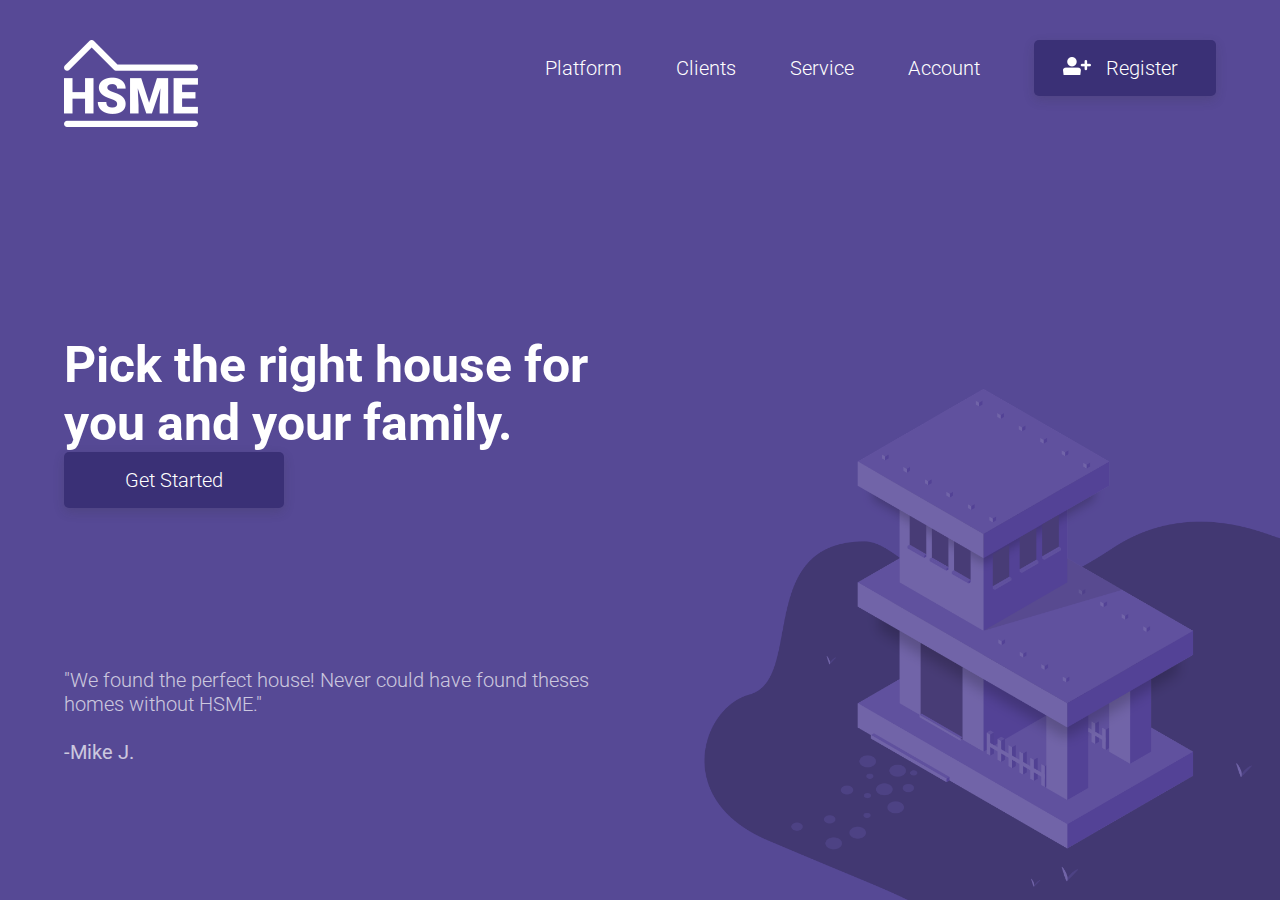
<file: tutorials/caler-edwards/2018-07-14 web-responsive-isometric-illustration/code/index.html>
<html lang="en">

<head>
    <meta charset="UTF-8">
    <meta name="viewport" content="width=device-width, initial-scale=1.0">
    <meta http-equiv="X-UA-Compatible" content="ie=edge">
    <title>HSME</title>
    <link rel="stylesheet" href="https://fonts.googleapis.com/css?family=Roboto">
	<link rel="stylesheet" href="main.css">
</head>

<body>
    <div id="overlay" class="close">
        <a href="#" id="close">&#215;</a>
        <a href="#">Platform</a>
        <a href="#">Clients</a>
        <a href="#">Service</a>
        <a href="#">Account</a>
        <a href="#">Register</a>
    </div>
    <div class="wrapper">
        <nav>
            <a href="#" class="logo">
                <img src="images/logo_white.png" alt="HSME white logo">
            </a>
            <div class="desktop">
                <a href="#">Platform</a>
                <a href="#">Clients</a>
                <a href="#">Service</a>
                <a href="#">Account</a>
                <a href="#" class="btnSmall">
                    <img src="images/user_plus_solid.png" alt="user icon">
                    <p>Register</p>
                </a>
            </div>

            <div class="mobile">
                <a href="#" id="open">&#9776;</a>
            </div>
        </nav>
        <div class="landing">
            <h1>Pick the right house for you and your family.</h1>
            <a href="#" class="btnLarge">
                <p>Get Started</p>
            </a>
            <p class="review">"We found the perfect house! Never could have found theses homes without HSME."
                <br>
                <br>
                <b>-Mike J.</b>
            </p>
        </div>
    </div>

    <script src="https://ajax.googleapis.com/ajax/libs/jquery/3.3.1/jquery.min.js"></script>
    <script src="js/nav.js"></script>
</body>

</html>
</file>
<file: designs/2018/2018-08-08 web-todozy-appbar/index.css>
@import "https://fonts.googleapis.com/css?family=Roboto";

:root {
    font-family: 'Roboto', sans-serif;
    --colorPrimary: #2196F3;
    --colorPrimaryDark: #1976D2;
    --colorAccent: #00BFA5;
}

* {
    padding: 0;
    margin: 0;
}

.statusbar {
    height: 20px;
    background-color: var(--colorPrimaryDark);
}

.toolbar {
    padding-left: 16px;
    padding-right: 16px;
    position: relative;
    padding-top: 8px;
    padding-bottom: 8px;
    height: 30px;
    background-color: var(--colorPrimary);
    box-shadow: 0 4px 8px 0 rgba(0, 0, 0, 0.2), 0 6px 20px 0 rgba(0, 0, 0, 0.19);
}

.toolbar h1 {
    font-weight: 300;
    color: #fff;
    font-size: 20px;
}
</file>
<file: tutorials/caler-edwards/2018-07-30 web-portfolio/main.css>
/* Global */

@import url('https://fonts.googleapis.com/css?family=Roboto');

* {
    margin: 0;
    padding: 0;
    border: 0;
    outline: 0;
    font-size: 100%;
    vertical-align: baseline;
    background: transparent;
}

.clearfix::after {
    content: "";
    clear: both;
    display: table;
}

html {
    font-family: 'Roboto', sans-serif;
    font-weight: 100;
}

body {
    width: 60%;
    margin: auto;
    background-image: url(images/background.png);
    background-position: top;
    background-size: cover;
    background-repeat: no-repeat;
}

.blue {
    color: #80b3ff;
}

h1 {
    font-size: 40px;
    font-weight: 400;
    color: #17191A;
}

h2 {
    font-size: 35px;
    font-weight: 400;
    color: #17191A;
}

h5 {
    font-size: 20px;
    margin-top: 10px;
    color: #17191A;
}

p {
    color: #8F9EA4;
    opacity: 0.8;
    font-weight: 100;
    margin-top: 10px;
    font-size: 20px;
}


/* Nav */

nav {
    display: flex;
    align-items: center;
    height: 100px;
}

.contactMe, .navIcons {
    flex: 1;
}

.navIcons {
    text-align: right; 
}

.navIcons a, .contactMe a, .contactMe img {
    display: inline-block;
    vertical-align: middle;
}

.navIcons a:not(:last-child) {
    margin-right: 10px;
}

.contactMe a {
    color: #80b3ff;
    text-decoration: none;
}

.contactMe img {
    margin-right: 10px;
}


/* Landing */

.landing {
    height: 100vh;
    position: relative;
}

.landingWrapper {
    display: flex;
    justify-content: space-between;
    margin-top: 40px;
}

ul {
    list-style: none;
    margin-top: 30px;
    line-height: 30px;
}

.landingLeft {
    margin-top: 4em;
}

.scroll {
    position: absolute;
    bottom: 180px;
    left: 0;
    right: 0;
    margin: auto;
}


/* Skills */

.skills {
    text-align: center;
    margin-bottom: 20em;
}

.skills p {
    margin-bottom: 30px;
}

.skills img {
    width: 40px;
    margin: 0 15px;
}


/* Work 01 */
.work {
    width: 100%;
    position: relative;
    margin-bottom: 20em;
}

.work > .workText {
    position: relative;
}

.work > .workText > .underline {
    display: block;
    background-color: #80b3ff;
    height: 3px;
    width: 61px;
    margin-top: 5px;
}
</file>
<file: tutorials/caler-edwards/2018-08-06 web-animate.css/main.css>
/* Global */

@import url('https://fonts.googleapis.com/css?family=Roboto');

* {
    margin: 0;
    padding: 0;
    border: 0;
    outline: 0;
    font-size: 100%;
    vertical-align: baseline;
}

html {
    font-family: Roboto, sans-serif;
}

body {
    width: 100%;
    height: 100vh;
}

.wrapper {
    width: 100%;
    margin-top: 20em;
    text-align: center;
}

a.button {
    background-color: red;
    padding: 1em 3em;
    border-radius: 100px;
    color: white;
    text-decoration: none;
    display: inline-block;

    /*animation-duration: 5s;
    animation-delay: 1s;
    animation-iteration-count: 2;*/
}

h1 {
    color: black;
    font-size: 80px;
}

p {
    color: black;
    padding: 1em 0 2em 0;
    width: 80%;
}

.landing {
    height: 1500px;
    padding-left: 5em;
    padding-top: 10em;
}

.scroll {
    height: 100vh;
    padding-left: 5em;
    padding-top: 10em;
}
</file>
<file: tutorials/codegrid/2018-07-18 Full Screen Pre-Loader Using JQuery/master.css>
body {
    background: #0b0b0b;
    padding: 0;
    width: 100vw;
    height: 100vh;
    overflow: hidden;
}

.loading-page {
    background: #161616;
    width: 100%;
    height: 100vh;
}

.loading-page .counter h1 {
    position: fixed;
    top: 50%;
    left: 50%;
    transform: translate(-50%, -50%);
    color: grey;
    font-size: 260px;
    font-weight: bolder;
    margin-top: -10px;
}
</file>
<file: tutorials/codegrid/2018-08-03 web-parallax-effect/main.css>
@import url('https://fonts.googleapis.com/css?family=Lato');

html {
    margin: 0;
    padding: 0;
    width: 100%;
}

body {
    margin: 0;
    padding: 0;
    width: 100%;
    background: #333333;
    font-family: 'Lato', sans-serif;
    color: #fff;
    font-size: 400px;
}

.letters div {
    position: absolute;
}

.letter1 {
    top: 30%;
    left: 0;
}

.letter2 {
    top: 0%;
    left: 20%;
}

.letter3 {
    top: 50%;
    left: 60%;
}

.letter4 {
    top: 80%;
    left: 80%;
}

.letter5 {
    top: 120%;
    left: 10%;
}

.letter6 {
    top: 130%;
    left: 20%;
}

.letter7 {
    top: 220%;
    left: 60%;
}

.letter8 {
    top: 250%;
    left: 10%;
}

.boxes div {
    background: #80b3ff;
    height: 400px;
    width: 400px;
    position: absolute;
}

.box1 {  
    top: 30%;
    left: 4%;
}

.box2 {
    top: 56%;
    left: 60%;
}

.box3 {
    top: 100%;
    left: 12%;
}

.box4 {
    top: 160%;
    left: 50%;
}

.box5 {
    top: 210%;
    left: 12%;
}
</file>
<file: tutorials/codegrid/2018-08-06 web-hide-menu-on-scroll/main.css>
body {
    margin: 0;
    background: #fff;
}

.navbar {
    background: lightseagreen;
    position: fixed;
    top: 0;
    width: 100%;
    display: block;
    transition: top 0.8s;
}

.navbar a {
    float: left;
    display: block;
    color: #fff;
    font-weight: 300;
    text-decoration: none;
    margin: 2em 3em;
    font-size: 16px;
}

h1 {
    font-weight: 300;
}

.content {
    margin: 8em 4em;
    text-align: justify;
}

p {
    color: grey;
    font-weight: 400;
    line-height: 30px;
}
</file>
<file: tutorials/codegrid/2018-08-16 web-scroll-indicator/main.css>
header {
    position: fixed;
    top: 0;
    left: 0;
    z-index: 1;
    width: 100%;
    background: #fff;
    border-bottom: 1px solid #ccc;
}

.header-proper {
    width: 80%;
    margin: 0 auto;
}

.header-proper .logo {
    font-family: 'Trebuchet MS', 'Lucida Sans Unicode', 'Lucida Grande', 'Lucida Sans', Arial, sans-serif;
    font-weight: 300;
}

.scroll-line {
    height: 2px;
    margin-bottom: -2px;
    background: #000;
    width: 0%;
}

.content {
    padding: 100px 0;
    margin: 0 auto;
    width: 80%;
}

p {
    font-family: 'Trebuchet MS', 'Lucida Sans Unicode', 'Lucida Grande', 'Lucida Sans', Arial, sans-serif;
    font-size: 120%;
    font-weight: 300;
    color: grey;
    line-height: 40px;
}
</file>
<file: tutorials/darkcode/2018-08-06 web-awesome-modal/css/main.css>
@import url('https://fonts.googleapis.com/css?family=Roboto');

* {
    font-family: 'Roboto', sans-serif;
    text-decoration: none;
}

body {
    margin: 0;
    padding: 0;
}

.modal {
    width: 500px;
    height: 200px;
    overflow: hidden;
    background: #80b3ff;
    position: fixed;
    bottom: -300px;
    right: 20px;
    transition: 1s;
}

.modal img {
    width: 200px;
    height: 200px;
    float: left;
}

.modal .content {
    width: 300px;
    padding: 20px;
    box-sizing: border-box;
    float: left;
    color: #fff;
}

.content h1 {
    font-size: 20px;
}

.content p {
    font-size: 15px;
}

.content a {
    display: inline-block;
    background: #e74c3c;
    padding: 10px 30px;
    border-radius: 8px;
    color: #fff;
}

.hide {
    position: absolute;
    z-index: 9999;
    top: 14px;
    right: 14px;
    font-size: 20px;
    color: #fff;
    opacity: 0.7;
    transition: 0.3s;
    cursor: pointer;
}

.hide:hover {
    transform: rotate(90deg);
    opacity: 1;
}

.button {
    color: #e74c3c;
    position: absolute;
    top: 50%;
    left: 50%;
    transform: translate(-50%, -50%);
    border-radius: 8px;
    border: 2px solid;
    padding: 10px 20px;
}
</file>
<file: tutorials/caler-edwards/2018-07-14 How to Design and Code a Responsive Isometric Illustration Website/code/main.css>
* {
    margin: 0;
    border: 0;
    padding: 0;
    font-size: 100%;
    outline: 0;
    vertical-align: baseline;
}

:root {
    --main-purp: #3A3076;
    --main-purp-light: #574996;
}

html {
    font-family: Roboto, sans-serif;
}

body {
    background-image: url(images/background.png);
    background-repeat: no-repeat;
    background-size: 100%;
    background-position: bottom right;
    background-color: var(--main-purp-light);
    height: 100vh;
    width: 100%;
}

h1 {
    font-size: 50px;
    color: white;
}

a {
    text-decoration: none;
    font-size: 20px;
    color: white;
    font-weight: 300;
}

p {
    font-size: 20px;
    color: white;
    font-weight: 300;
}

.btnSmall {
    background-color: var(--main-purp);
    border-radius: 5px;
    display: inline-block;
    width: 150px;
    padding: 0.8em;
    text-align: center;
    -webkit-box-shadow: 0px 4px 11px 0px rgba(50, 50, 50, 0.18);
    -moz-box-shadow: 0px 4px 11px 0px rgba(50, 50, 50, 0.18);
    box-shadow: 0px 4px 11px 0px rgba(50, 50, 50, 0.18);
}

.btnSmall p, .btnSmall img {
    display: inline-block;
    padding-right: 10px;
}

.btnLarge {
    background-color: var(--main-purp);
    border-radius: 5px;
    display: inline-block;
    width: 150px;
    padding: 0.8em 1.75em;
    text-align: center;
    -webkit-box-shadow: 0px 4px 11px 0px rgba(50, 50, 50, 0.18);
    -moz-box-shadow: 0px 4px 11px 0px rgba(50, 50, 50, 0.18);
    box-shadow: 0px 4px 11px 0px rgba(50, 50, 50, 0.18);
}

.wrapper {
    width: 90%;
    margin: 0 auto;
    max-height: 2000px;
}

.mobile {
    display: none;
}

.close {
    display: none;
}

nav {
    text-align: right;
    padding-top: 40px;
}

nav a:not(:first-child) {
    margin-left: 50px;
}

.logo {
    float: left;
}

#overlay {
    height: 100vh;
    width: 100%;
    text-align: center;
    z-index: 2;
    position: absolute;
    background-color: var(--main-purp);
}

#overlay a:not(:first-child) {
    width: 100%;
    display: block;
    margin: 150px 0 0 0;
}

overlay a:first-child {
    float: right;
    margin: 65px 5% 0 0;
}

#overlay a:hover {
    opacity: 0.5;
}

.landing {
    margin-top: 15em;
    width: 550px;
}

.review {
    opacity: 0.7;
    margin-top: 8em;
}

@media(max-width: 900px) {
    .desktop {
        display: none;
    }
    
    .mobile {
        display: block;
        margin-top: 23px;
    }
    
    .landing {
        width: 100%;
        margin-top: 7em;
    }

    body {
        background-size: 200%;
    }
}
</file>
<file: tutorials/caler-edwards/2018-07-14 web-responsive-isometric-illustration/code/main.css>
* {
    margin: 0;
    border: 0;
    padding: 0;
    font-size: 100%;
    outline: 0;
    vertical-align: baseline;
}

:root {
    --main-purp: #3A3076;
    --main-purp-light: #574996;
}

html {
    font-family: Roboto, sans-serif;
}

body {
    background-image: url(images/background.png);
    background-repeat: no-repeat;
    background-size: 100%;
    background-position: bottom right;
    background-color: var(--main-purp-light);
    height: 100vh;
    width: 100%;
}

h1 {
    font-size: 50px;
    color: white;
}

a {
    text-decoration: none;
    font-size: 20px;
    color: white;
    font-weight: 300;
}

p {
    font-size: 20px;
    color: white;
    font-weight: 300;
}

.btnSmall {
    background-color: var(--main-purp);
    border-radius: 5px;
    display: inline-block;
    width: 150px;
    padding: 0.8em;
    text-align: center;
    -webkit-box-shadow: 0px 4px 11px 0px rgba(50, 50, 50, 0.18);
    -moz-box-shadow: 0px 4px 11px 0px rgba(50, 50, 50, 0.18);
    box-shadow: 0px 4px 11px 0px rgba(50, 50, 50, 0.18);
}

.btnSmall p, .btnSmall img {
    display: inline-block;
    padding-right: 10px;
}

.btnLarge {
    background-color: var(--main-purp);
    border-radius: 5px;
    display: inline-block;
    width: 150px;
    padding: 0.8em 1.75em;
    text-align: center;
    -webkit-box-shadow: 0px 4px 11px 0px rgba(50, 50, 50, 0.18);
    -moz-box-shadow: 0px 4px 11px 0px rgba(50, 50, 50, 0.18);
    box-shadow: 0px 4px 11px 0px rgba(50, 50, 50, 0.18);
}

.wrapper {
    width: 90%;
    margin: 0 auto;
    max-height: 2000px;
}

.mobile {
    display: none;
}

.close {
    display: none;
}

nav {
    text-align: right;
    padding-top: 40px;
}

nav a:not(:first-child) {
    margin-left: 50px;
}

.logo {
    float: left;
}

#overlay {
    height: 100vh;
    width: 100%;
    text-align: center;
    z-index: 2;
    position: absolute;
    background-color: var(--main-purp);
}

#overlay a:not(:first-child) {
    width: 100%;
    display: block;
    margin: 150px 0 0 0;
}

overlay a:first-child {
    float: right;
    margin: 65px 5% 0 0;
}

#overlay a:hover {
    opacity: 0.5;
}

.landing {
    margin-top: 15em;
    width: 550px;
}

.review {
    opacity: 0.7;
    margin-top: 8em;
}

@media(max-width: 900px) {
    .desktop {
        display: none;
    }
    
    .mobile {
        display: block;
        margin-top: 23px;
    }
    
    .landing {
        width: 100%;
        margin-top: 7em;
    }

    body {
        background-size: 200%;
    }
}
</file>
